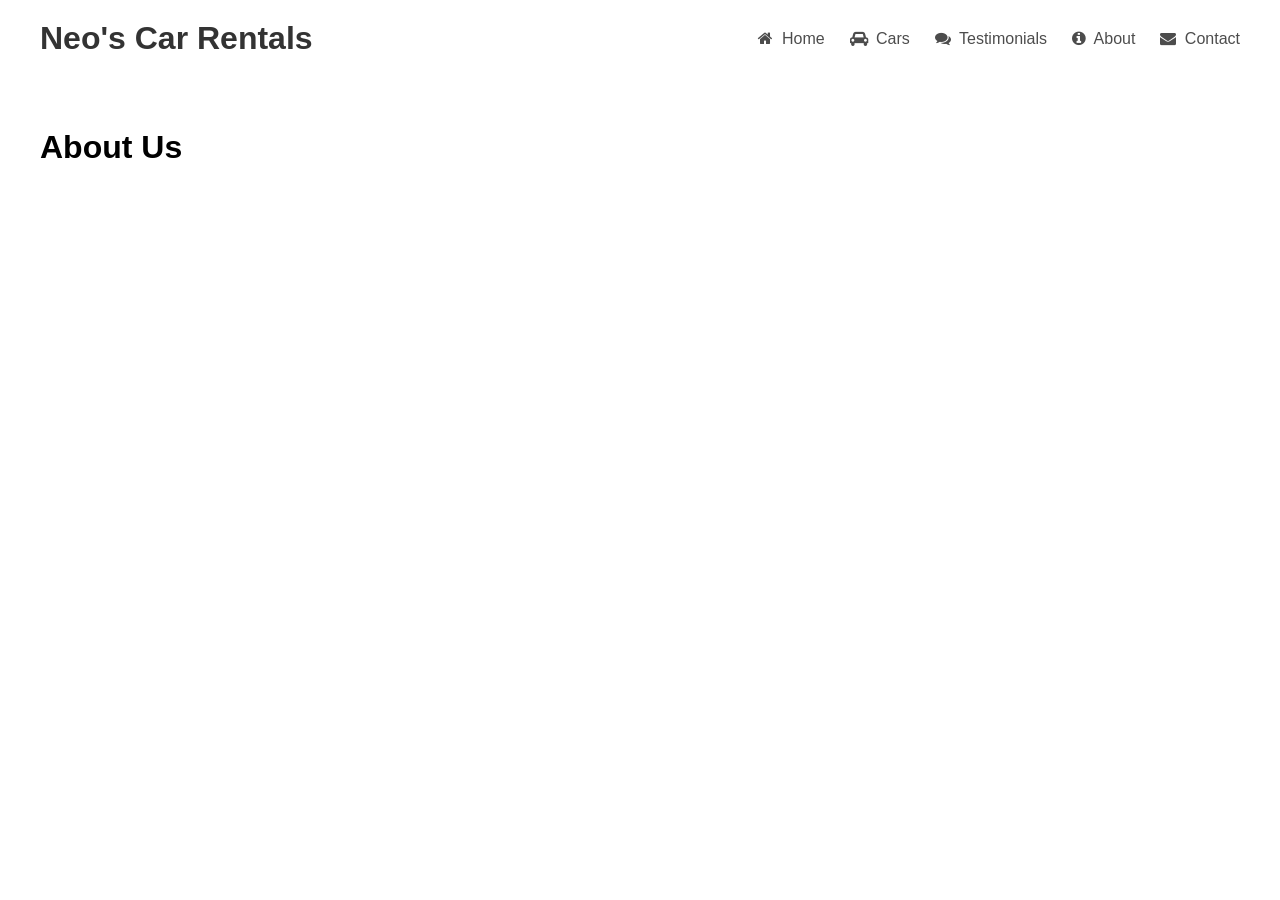
<file: about.html>
<!DOCTYPE html>
<html lang="en">
<head>
    <meta charset="UTF-8">
    <meta name="viewport" content="width=device-width, initial-scale=1.0">
    <meta name="description" content="Neo's Car Rentals About">
    <title>Neo's Car Rentals About</title>
    <link rel="stylesheet" href="styles.css">
    <link rel="stylesheet" href="https://cdnjs.cloudflare.com/ajax/libs/font-awesome/4.7.0/css/font-awesome.min.css">
</head>

<body>

    <header class="site-header">
        <h1><a href="index.html">Neo's Car Rentals</a></h1>

        <button class="menu-toggle" type="button" onclick="toggleMenu()" aria-label="Toggle menu">
            <i class="fa fa-bars"></i>
        </button>

        <nav id="navMenu" class="nav-links">
            <a href="index.html"><i class="fa fa-home"></i> Home</a>
            <a href="cars.html"><i class="fa fa-car"></i> Cars</a>
            <a href="testimonials.html"><i class="fa fa-comments"></i> Testimonials</a>
            <a href="about.html"><i class="fa fa-info-circle"></i> About</a>
            <a href="contact.html"><i class="fa fa-envelope"></i> Contact</a>
        </nav>
    </header>

    <main>
        <p>About Us</p>
    </main>

    <script src="script.js"></script>
</body>
</html>
</file>
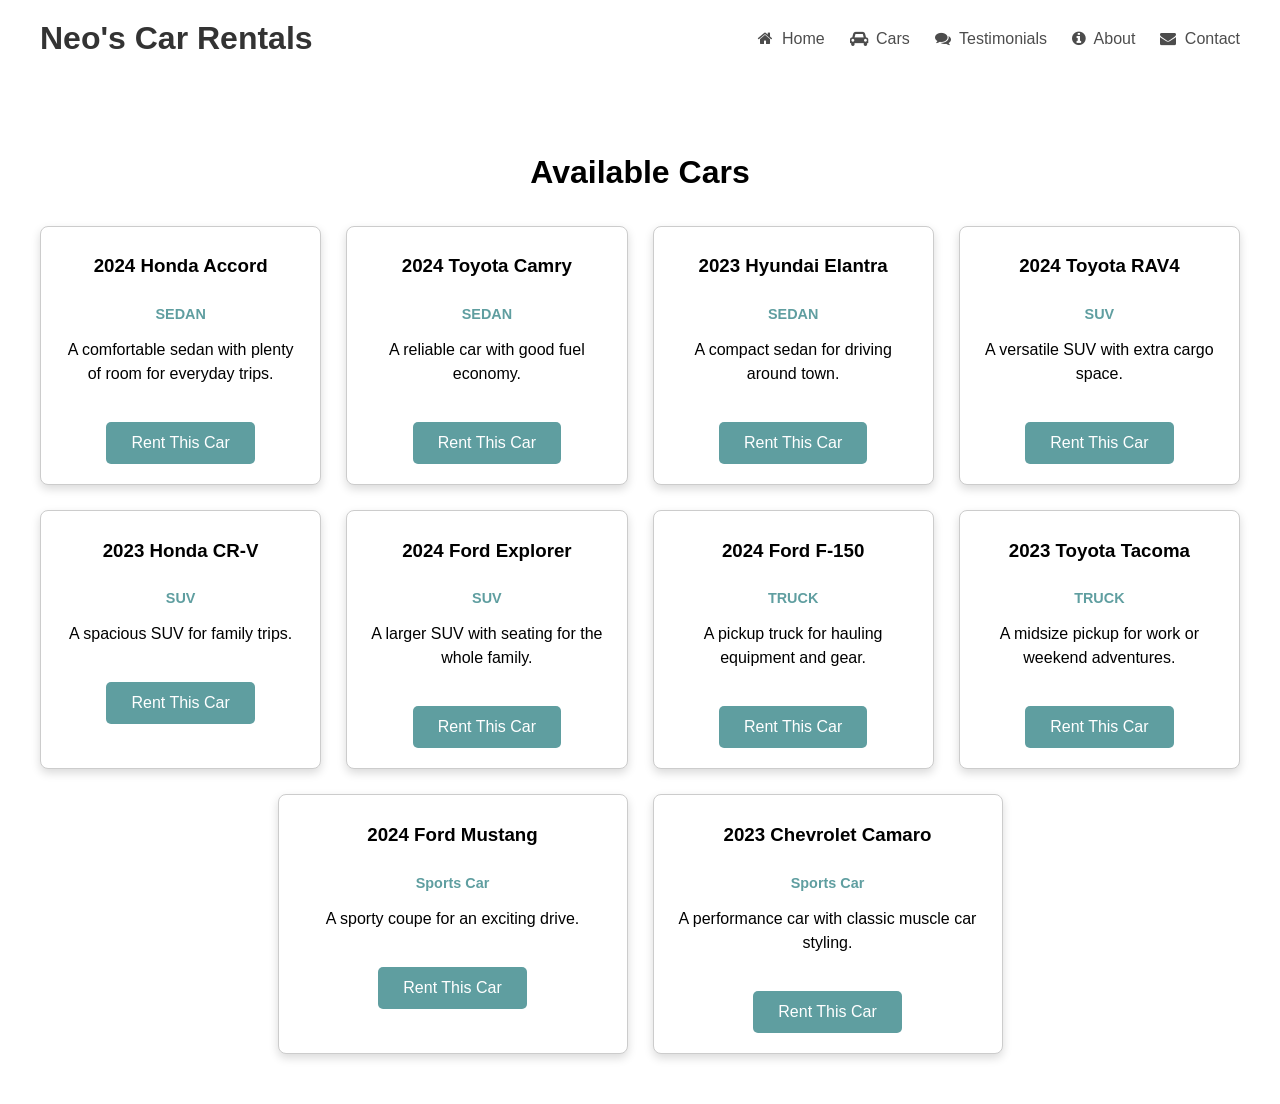
<file: cars.html>
<!DOCTYPE html>
<html lang="en">
<head>
    <meta charset="UTF-8">
    <meta name="viewport" content="width=device-width, initial-scale=1.0">
    <meta name="description" content="Neo's Car Rentals Cars">
    <title>Neo's Car Rentals Cars</title>
    <link rel="stylesheet" href="styles.css">
    <link rel="stylesheet" href="https://cdnjs.cloudflare.com/ajax/libs/font-awesome/4.7.0/css/font-awesome.min.css">
</head>

<body>

    <header class="site-header">
        <h1><a href="index.html">Neo's Car Rentals</a></h1>

        <button class="menu-toggle" type="button" onclick="toggleMenu()" aria-label="Toggle menu">
            <i class="fa fa-bars"></i>
        </button>

        <nav id="navMenu" class="nav-links">
            <a href="index.html"><i class="fa fa-home"></i> Home</a>
            <a href="cars.html"><i class="fa fa-car"></i> Cars</a>
            <a href="testimonials.html"><i class="fa fa-comments"></i> Testimonials</a>
            <a href="about.html"><i class="fa fa-info-circle"></i> About</a>
            <a href="contact.html"><i class="fa fa-envelope"></i> Contact</a>
        </nav>
    </header>

    <main>
        <section class="featured">
            <h2>Available Cars</h2>
            <div id="car-list" class="car-container"></div>
        </section>
    </main>

    <dialog id="rental-dialog" aria-labelledby="rental-title">
        <h2 id="rental-title">Confirm Your Rental</h2>
        <p>Car type: <span id="rental-type"></span></p>
        <p>Start date: <span id="rental-start"></span></p>
        <p>Return date: <span id="rental-return"></span></p>
        <div class="dialog-actions">
            <button type="button" id="confirm-rental" class="button">Confirm</button>
            <button type="button" id="cancel-rental" class="button">Cancel</button>
        </div>
    </dialog>

    <script src="script.js"></script>
    <script src="main.js"></script>
    <script>
        document.addEventListener("DOMContentLoaded", listCars);

        const rentalDialog = document.getElementById("rental-dialog");
        let rentalInfo = null;

        document.addEventListener("confirm-rental", function (event) {
            rentalInfo = event.detail;

            document.getElementById("rental-type").textContent = rentalInfo.carType;
            document.getElementById("rental-start").textContent = rentalInfo.startDate || "Not selected";
            document.getElementById("rental-return").textContent = rentalInfo.returnDate || "Not selected";

            rentalDialog.showModal();
        });

        document.getElementById("confirm-rental").addEventListener("click", function () {
            rentalDialog.close();
            console.log("Rental confirmed:", rentalInfo);
        });

        document.getElementById("cancel-rental").addEventListener("click", function () {
            rentalDialog.close();
        });
    </script>
</body>
</html>
</file>
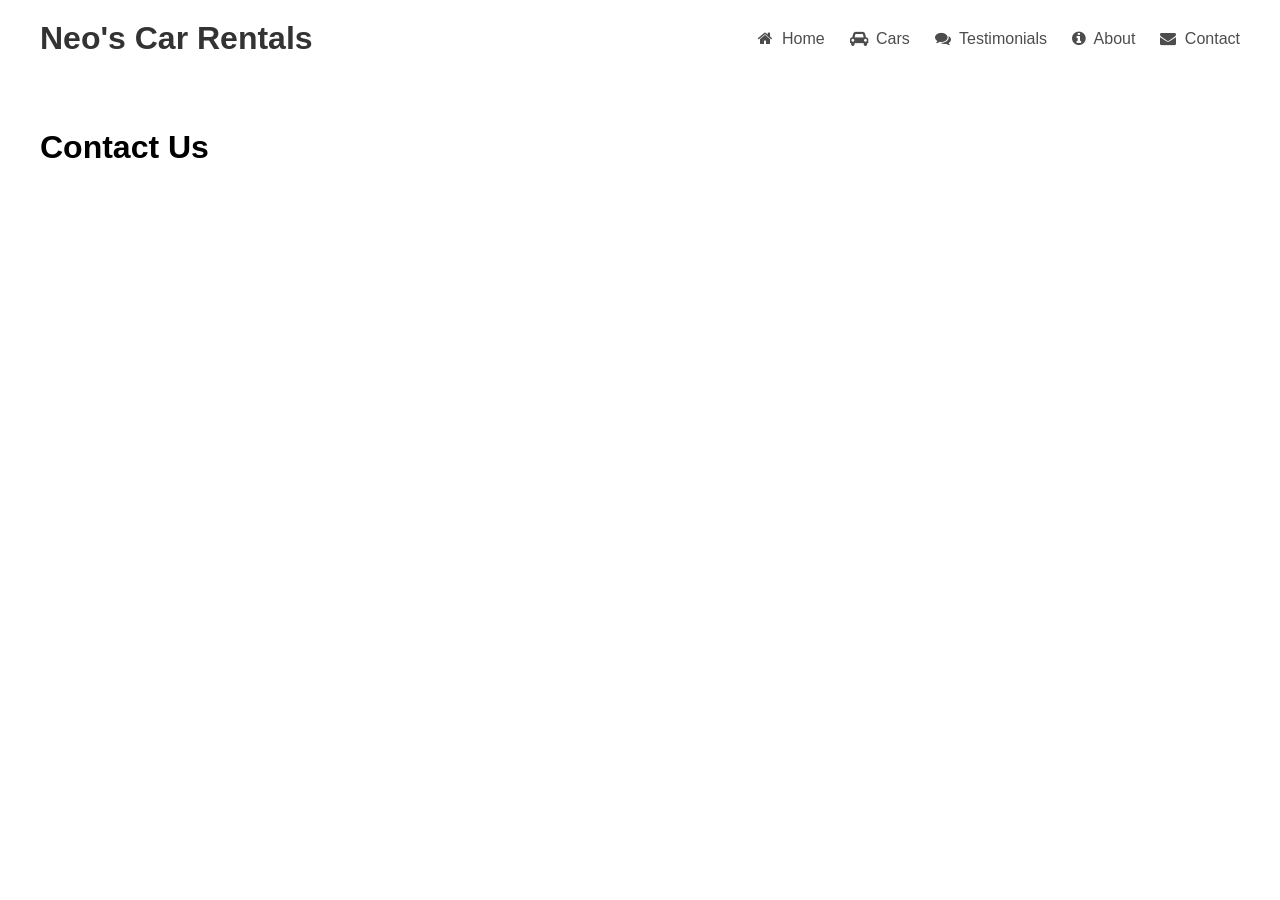
<file: contact.html>
<!DOCTYPE html>
<html lang="en">
<head>
    <meta charset="UTF-8">
    <meta name="viewport" content="width=device-width, initial-scale=1.0">
    <meta name="description" content="Neo's Car Rentals Contact">
    <title>Neo's Car Rentals Contact</title>
    <link rel="stylesheet" href="styles.css">
    <link rel="stylesheet" href="https://cdnjs.cloudflare.com/ajax/libs/font-awesome/4.7.0/css/font-awesome.min.css">
</head>

<body>

    <header class="site-header">
        <h1><a href="index.html">Neo's Car Rentals</a></h1>

        <button class="menu-toggle" type="button" onclick="toggleMenu()" aria-label="Toggle menu">
            <i class="fa fa-bars"></i>
        </button>

        <nav id="navMenu" class="nav-links">
            <a href="index.html"><i class="fa fa-home"></i> Home</a>
            <a href="cars.html"><i class="fa fa-car"></i> Cars</a>
            <a href="testimonials.html"><i class="fa fa-comments"></i> Testimonials</a>
            <a href="about.html"><i class="fa fa-info-circle"></i> About</a>
            <a href="contact.html"><i class="fa fa-envelope"></i> Contact</a>
        </nav>
    </header>

    <main>
        <p>Contact Us</p>
    </main>

    <script src="script.js"></script>
</body>
</html>
</file>
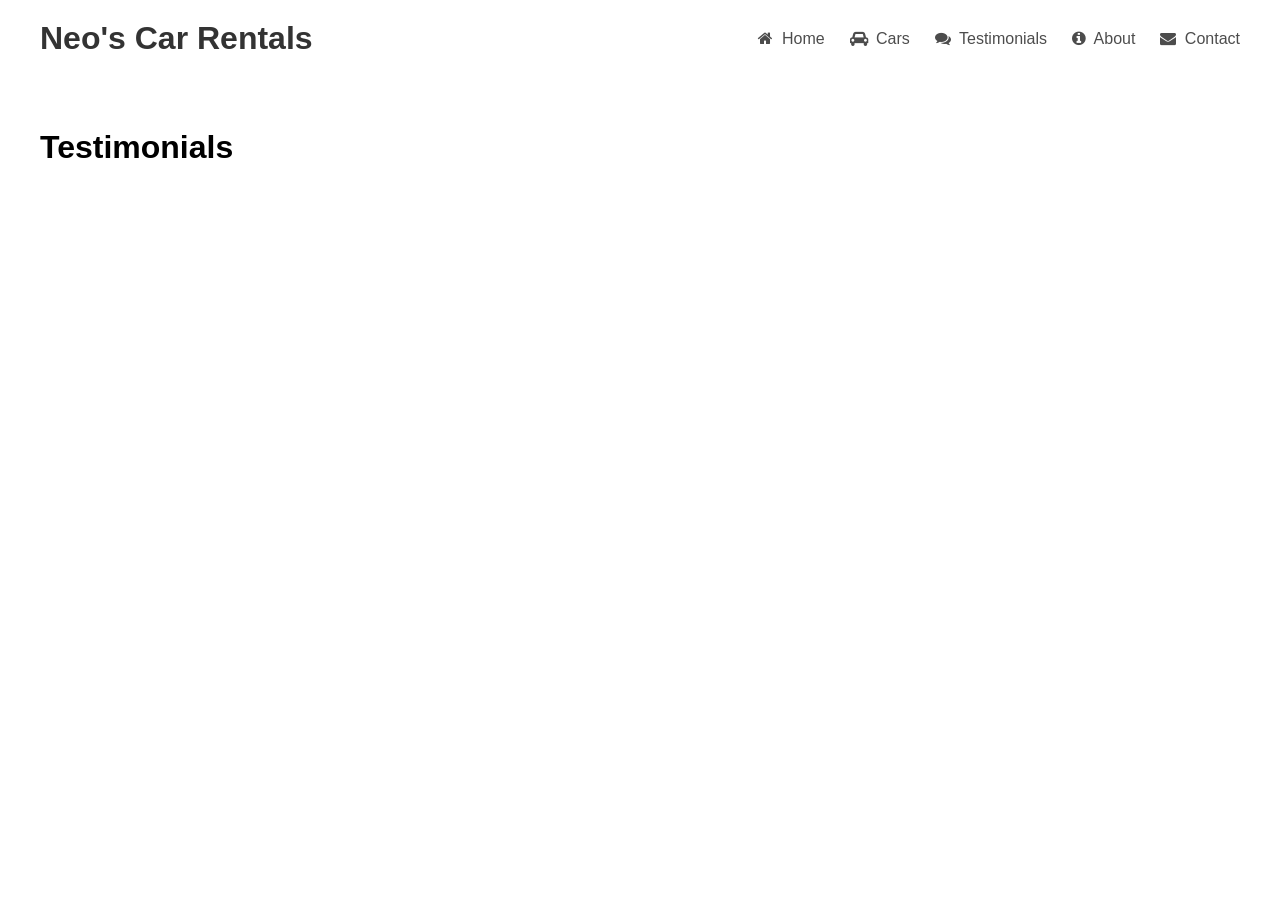
<file: testimonials.html>
<!DOCTYPE html>
<html lang="en">
<head>
    <meta charset="UTF-8">
    <meta name="viewport" content="width=device-width, initial-scale=1.0">
    <meta name="description" content="Neo's Car Rentals Testimonials">
    <title>Neo's Car Rentals Testimonials</title>
    <link rel="stylesheet" href="styles.css">
    <link rel="stylesheet" href="https://cdnjs.cloudflare.com/ajax/libs/font-awesome/4.7.0/css/font-awesome.min.css">
</head>

<body>

    <header class="site-header">
        <h1><a href="index.html">Neo's Car Rentals</a></h1>

        <button class="menu-toggle" type="button" onclick="toggleMenu()" aria-label="Toggle menu">
            <i class="fa fa-bars"></i>
        </button>

        <nav id="navMenu" class="nav-links">
            <a href="index.html"><i class="fa fa-home"></i> Home</a>
            <a href="cars.html"><i class="fa fa-car"></i> Cars</a>
            <a href="testimonials.html"><i class="fa fa-comments"></i> Testimonials</a>
            <a href="about.html"><i class="fa fa-info-circle"></i> About</a>
            <a href="contact.html"><i class="fa fa-envelope"></i> Contact</a>
        </nav>
    </header>

    <main>
        <p>Testimonials</p>
    </main>

    <script src="script.js"></script>
</body>
</html>
</file>
<file: styles.css>
* {
    box-sizing: border-box;
}

body {
    margin: 0;
    font-family: Arial, Helvetica, sans-serif;
}

.hero {
    min-height: 600px;
    background-image:
        linear-gradient(rgba(0, 0, 0, 0.35), rgba(0, 0, 0, 0.35)),
        url("images/hero_1.jpg");
    background-size: cover;
    background-position: center;
    background-repeat: no-repeat;
}

@supports (background-image: url("images/hero_1-480w.webp")) {
    .hero {
        background-image:
            linear-gradient(rgba(0, 0, 0, 0.35), rgba(0, 0, 0, 0.35)),
            url("images/hero_1-480w.webp");
    }

    @media screen and (min-width: 600px) {
        .hero {
            background-image:
                linear-gradient(rgba(0, 0, 0, 0.35), rgba(0, 0, 0, 0.35)),
                url("images/hero_1-768w.webp");
        }
    }

    @media screen and (min-width: 1024px) {
        .hero {
            background-image:
                linear-gradient(rgba(0, 0, 0, 0.35), rgba(0, 0, 0, 0.35)),
                url("images/hero_1-1280w.webp");
        }
    }
}

.site-header {
    display: flex;
    justify-content: space-between;
    align-items: center;
    padding: 20px 40px;
    background-color: rgba(255, 255, 255, 0.9);
}

.site-header h1 {
    margin: 0;
}

.site-header h1 a {
    color: rgba(0, 0, 0, 0.8);
    text-decoration: none;
}

.nav-links {
    display: flex;
    gap: 25px;
}

.nav-links a {
    color: rgba(0, 0, 0, 0.7);
    text-decoration: none;
}

.nav-links a:hover {
    color: cadetblue;
    text-decoration: underline;
}

.nav-links i {
    margin-right: 4px;
}

.menu-toggle {
    display: none;
    border: 0;
    background: none;
    font-size: 1.7rem;
    cursor: pointer;
    color: rgba(0, 0, 0, 0.7);
}

.hero-content {
    min-height: 500px;
    display: flex;
    flex-direction: column;
    justify-content: center;
    align-items: center;
    text-align: center;
    color: white;
    padding: 20px;
}

.hero-content h2 {
    font-size: clamp(1.5rem, 5vw, 3rem);
    margin-bottom: 20px;
}

/* Rental search form */
.rental-form {
    display: flex;
    flex-direction: column;
    gap: 10px;
    width: 100%;
    max-width: 360px;
    padding: 24px;
    text-align: left;
    background-color: rgba(0, 0, 0, 0.55);
    border-radius: 10px;
}

.rental-form label {
    font-weight: bold;
}

.rental-form select,
.rental-form input,
.rental-form button {
    width: 100%;
    padding: 12px;
    font: inherit;
    border-radius: 5px;
}

.rental-form select,
.rental-form input {
    border: 1px solid #ccc;
    background-color: white;
    color: #222;
}

.rental-form button {
    margin-top: 8px;
    border: none;
    background-color: cadetblue;
    color: white;
    cursor: pointer;
    font-weight: bold;
}

.rental-form button:hover {
    background-color: rgb(70, 130, 132);
}

.button {
    background-color: cadetblue;
    color: white;
    padding: 12px 25px;
    text-decoration: none;
    border-radius: 5px;
}

.button:hover {
    background-color: rgb(70, 130, 132);
}

.featured {
    padding: 50px 30px;
    text-align: center;
}

.featured h2 {
    font-size: 2rem;
    margin-bottom: 35px;
}

.car-container {
    display: flex;
    flex-wrap: wrap;
    justify-content: center;
    gap: 25px;
    max-width: 1200px;
    margin: auto;
}

.car-card {
    flex: 1 1 280px;
    max-width: 350px;
    background-color: white;
    border: 1px solid #ccc;
    border-radius: 8px;
    overflow: hidden;
    box-shadow: 0 4px 10px rgba(0, 0, 0, 0.15);
}

.car-card picture {
    display: block;
}

.car-card img {
    width: 100%;
    height: 220px;
    object-fit: cover;
    display: block;
}

.car-card h3 {
    padding: 10px;
}

main p {
    font-size: 2rem;
    font-weight: bold;
    padding: 20px 40px;
}

@media screen and (max-width: 600px) {
    .site-header {
        flex-wrap: wrap;
        padding: 20px;
    }

    .menu-toggle {
        display: block;
    }

    .nav-links {
        display: none;
        width: 100%;
        flex-direction: column;
        align-items: center;
        gap: 0;
        margin-top: 15px;
    }

    .nav-links.show {
        display: flex;
    }

    .nav-links a {
        width: 100%;
        padding: 12px;
        text-align: center;
        border-top: 1px solid #ddd;
    }

    .hero {
        min-height: 500px;
    }

    .hero-content {
        min-height: 300px;
    }

    .car-container {
        flex-direction: column;
        align-items: center;
    }

    .car-card {
        width: 100%;
        max-width: 400px;
    }

    main p {
        padding: 20px;
    }
}

/* Rental result cards */
.car-card .car-type {
    font-size: 0.9rem;
    font-weight: bold;
    color: cadetblue;
    padding: 0 15px;
}

.car-card .car-description {
    font-size: 1rem;
    font-weight: normal;
    line-height: 1.5;
    padding: 0 20px 20px;
}

/* Rental confirmation */
.rent-button {
    border: none;
    cursor: pointer;
    font: inherit;
    margin: 0 15px 20px;
}

#rental-dialog {
    width: min(420px, 90vw);
    padding: 25px;
    border: 1px solid #ccc;
    border-radius: 8px;
}

#rental-dialog::backdrop {
    background-color: rgba(0, 0, 0, 0.55);
}

.dialog-actions {
    display: flex;
    flex-wrap: wrap;
    gap: 10px;
    margin-top: 24px;
}

.dialog-actions button {
    border: none;
    font: inherit;
    cursor: pointer;
}

#cancel-rental {
    background-color: #666;
}
</file>
